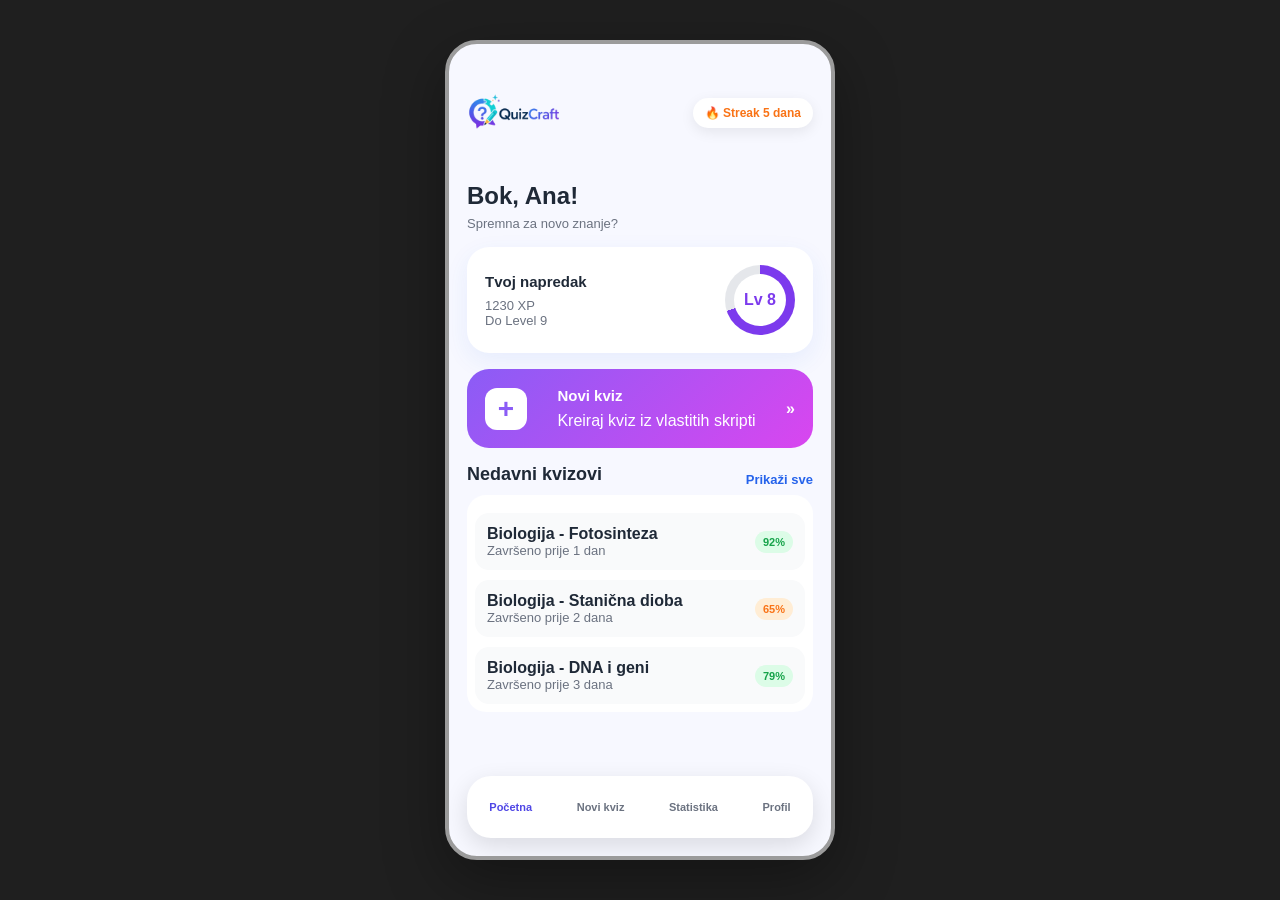
<file: home/index.html>
<!DOCTYPE html>
<html lang="hr">
<head>
    <meta charset="UTF-8">
    <meta name="viewport" content="width=device-width, initial-scale=1.0">
    <title>QuizCraft - Početna</title>
    <link rel="stylesheet" href="/css/style.css">
</head>
<body>
    <main class="phone">
        <header class="header">
            <div class="logo">
                <img src="/logo2.png" alt="Logo - QuizCraft">
            </div>
            <div class="streak">🔥 Streak 5 dana</div>
        </header>

        <h1>Bok, Ana!</h1>
        <p class="small">Spremna za novo znanje?</p>

        <section class="card progress-card">
            <div>
                <h3>Tvoj napredak</h3>
                <p class="small">1230 XP</p>
                <p class="small">Do Level 9</p>
            </div>

            <div class="level">
                <div class="level-inner">Lv 8</div>
            </div>
        </section>

        <a href="/new-quiz/" class="quiz-action">
            <div class="plus">+</div>
            <div>
                <h3>Novi kviz</h3>
                <p>Kreiraj kviz iz vlastitih skripti</p>
            </div>
            <strong>»</strong>
        </a>

        <section>
            <div class="row between">
                <h2>Nedavni kvizovi</h2>
                <a href="#" class="link">Prikaži sve</a>
            </div>

          <div class="list">
            <div class="list-item">
                <div>
                    <strong>Biologija - Fotosinteza</strong>
                    <p class="small">Završeno prije 1 dan</p>
                </div>
                <span class="badge green">92%</span>
            </div>

            <div class="list-item">
                <div>
                    <strong>Biologija - Stanična dioba</strong>
                    <p class="small">Završeno prije 2 dana</p>
                </div>
                <span class="badge orange">65%</span>
            </div>

            <div class="list-item">
                <div>
                    <strong>Biologija - DNA i geni</strong>
                    <p class="small">Završeno prije 3 dana</p>
                </div>
                <span class="badge green">79%</span>
            </div>
          </div>
        </section>

        <nav class="bottom-nav">
            <a href="/home/" class="nav-item active">Početna</a>
            <a href="../new-quiz/" class="nav-item">Novi kviz</a>
            <a href="../statistics/" class="nav-item">Statistika</a>
            <a href="/login/" class="nav-item">Profil</a>
        </nav>
    </main>
</body>
</html>
</file>
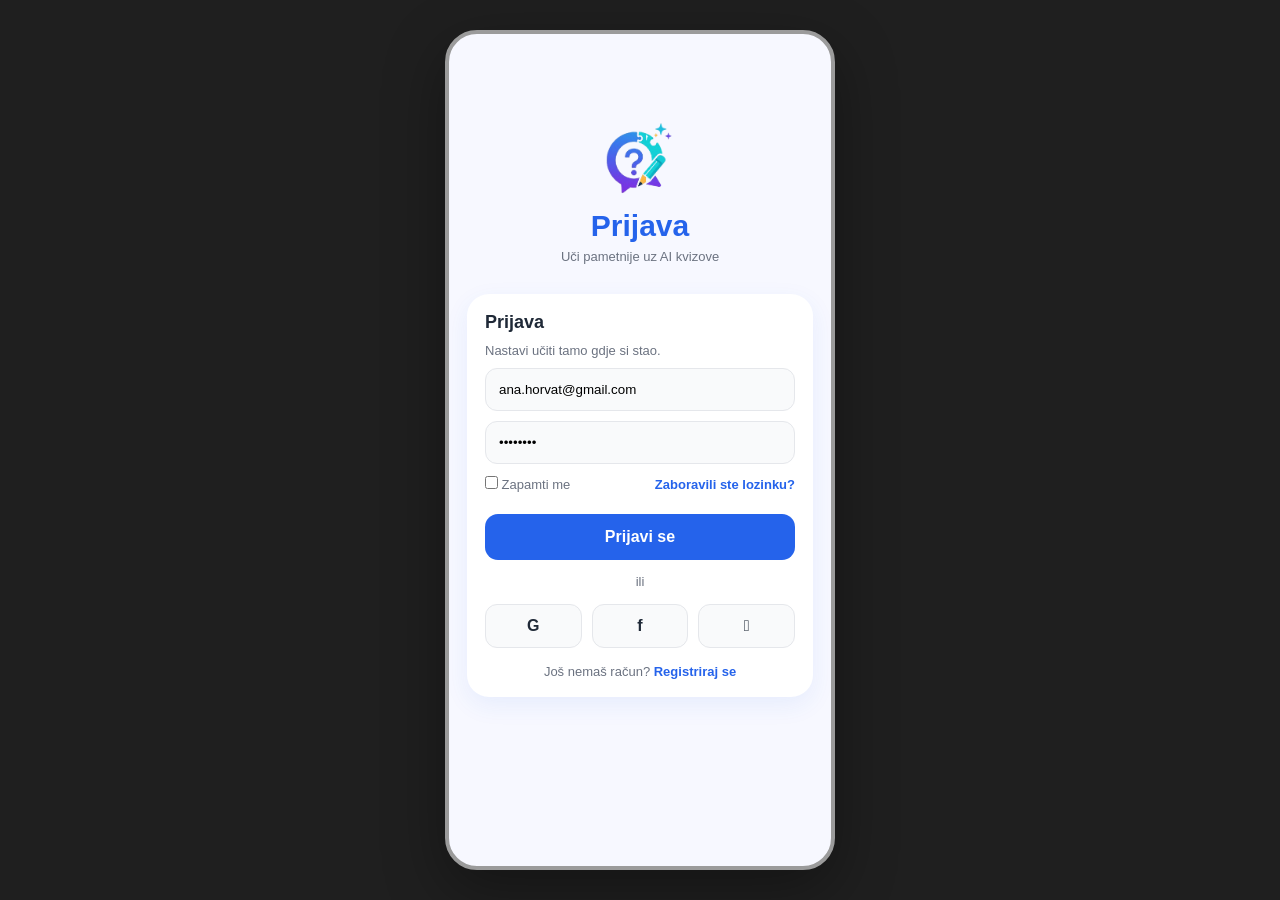
<file: login/index.html>
<!DOCTYPE html>
<html lang="hr">
<head>
    <meta charset="UTF-8">
    <meta name="viewport" content="width=device-width, initial-scale=1.0">
    <title>QuizCraft - Prijava</title>
    <link rel="stylesheet" href="/css/style.css">
</head>
<body>
    <main class="phone login-bg">
        <section class="center">
            <div class="login-card">
                <div class="login-logo">
                    <div class="logo-icon">
                        <img src="/logo1.png" alt="Logo - QuizCraft">
                    </div>
                    <h1>Prijava</h1>
                    <p>Uči pametnije uz AI kvizove</p>
                </div>

                <div class="card">
                    <h2>Prijava</h2>
                    <p class="small">Nastavi učiti tamo gdje si stao.</p>

                    <input class="input" type="email" value="ana.horvat@gmail.com" placeholder="Email">
                    <input class="input" type="password" value="password" placeholder="Lozinka">

                    <div class="row between" style="margin-top: 12px;">
                        <label class="small">
                            <input type="checkbox"> Zapamti me
                        </label>
                        <a href="#" class="link">Zaboravili ste lozinku?</a>
                    </div>

                    <a href="../home/" class="btn btn-primary">Prijavi se</a>

                    <p class="small" style="text-align:center; margin-top: 14px;">ili</p>

                    <div class="socials">
                        <div class="social">G</div>
                        <div class="social">f</div>
                        <div class="social"></div>
                    </div>

                    <p class="small" style="text-align:center; margin-top: 16px;">
                        Još nemaš račun? <a href="#" class="link">Registriraj se</a>
                    </p>
                </div>
            </div>
        </section>
    </main>
</body>
</html>
</file>
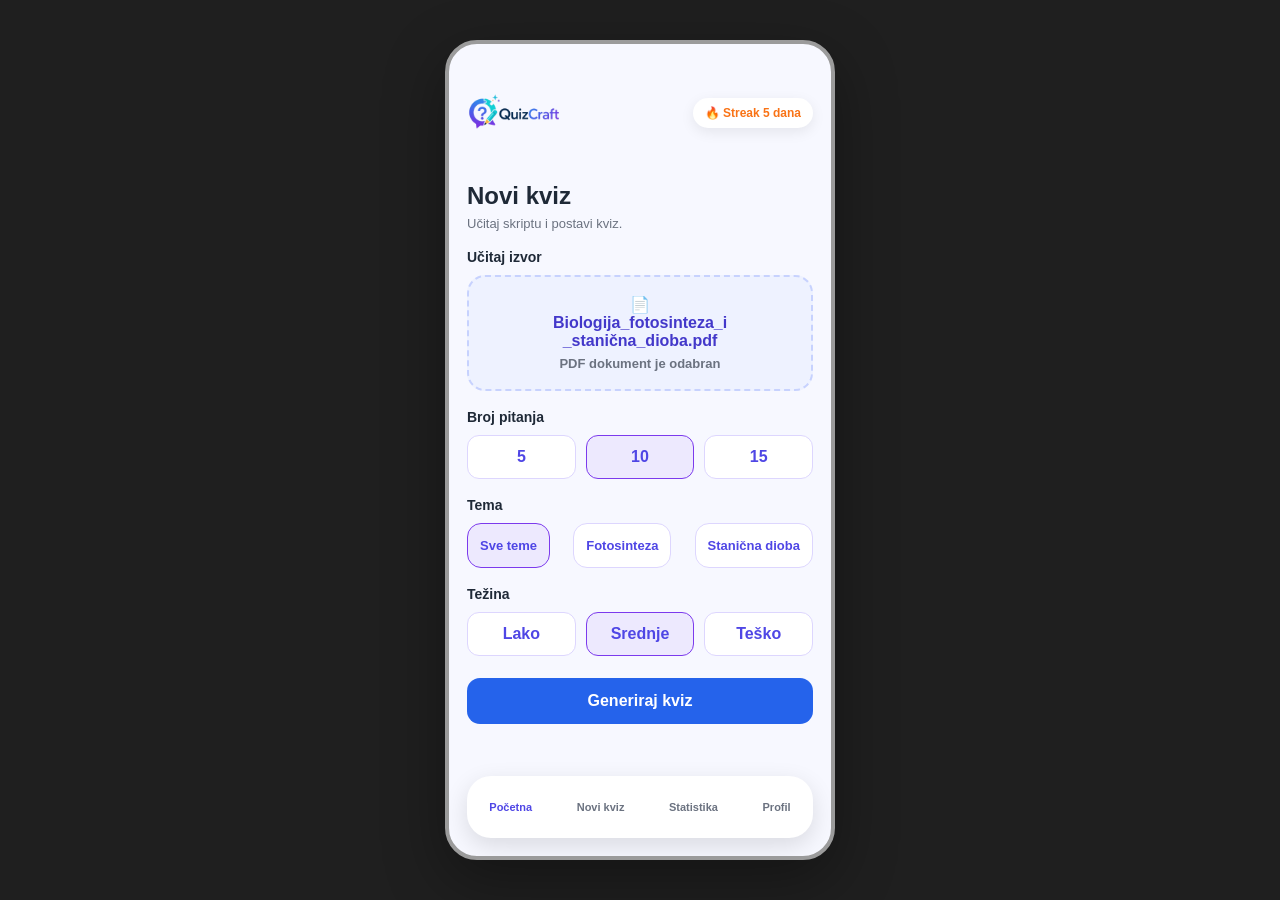
<file: new-quiz/index.html>
<!DOCTYPE html>
<html lang="hr">
<head>
    <meta charset="UTF-8">
    <meta name="viewport" content="width=device-width, initial-scale=1.0">
    <title>QuizCraft - Novi kviz</title>
    <link rel="stylesheet" href="/css/style.css">
</head>
<body>
    <main class="phone">
        <header class="header">
            <div class="logo">
                <img src="/logo2.png" alt="Logo - QuizCraft">
            </div>
            <div class="streak">🔥 Streak 5 dana</div>
        </header>

        <h1>Novi kviz</h1>
        <p class="small">Učitaj skriptu i postavi kviz.</p>

        <p class="section-title">Učitaj izvor</p>

        <section class="upload-box">
            📄<br>
            Biologija_fotosinteza_i
            _stanična_dioba.pdf
            <p class="small" style="margin-top: 6px;">PDF dokument je odabran</p>
        </section>

        <p class="section-title">Broj pitanja</p>

        <div class="option-grid">
            <div class="option">5</div>
            <div class="option active">10</div>
            <div class="option">15</div>
        </div>

        <p class="section-title">Tema</p>

        <div class="chips">
            <div class="chip active">Sve teme</div>
            <div class="chip">Fotosinteza</div>
            <div class="chip">Stanična dioba</div>
        </div>

        <p class="section-title">Težina</p>

        <div class="option-grid">
            <div class="option">Lako</div>
            <div class="option active">Srednje</div>
            <div class="option">Teško</div>
        </div>

        <a href="/quiz/" class="btn btn-primary">Generiraj kviz</a>

        <nav class="bottom-nav">
            <a href="/home/" class="nav-item active">Početna</a>
            <a href="../new-quiz/" class="nav-item">Novi kviz</a>
            <a href="../statistics/" class="nav-item">Statistika</a>
            <a href="/login/" class="nav-item">Profil</a>
        </nav>
    </main>
</body>
</html>
</file>
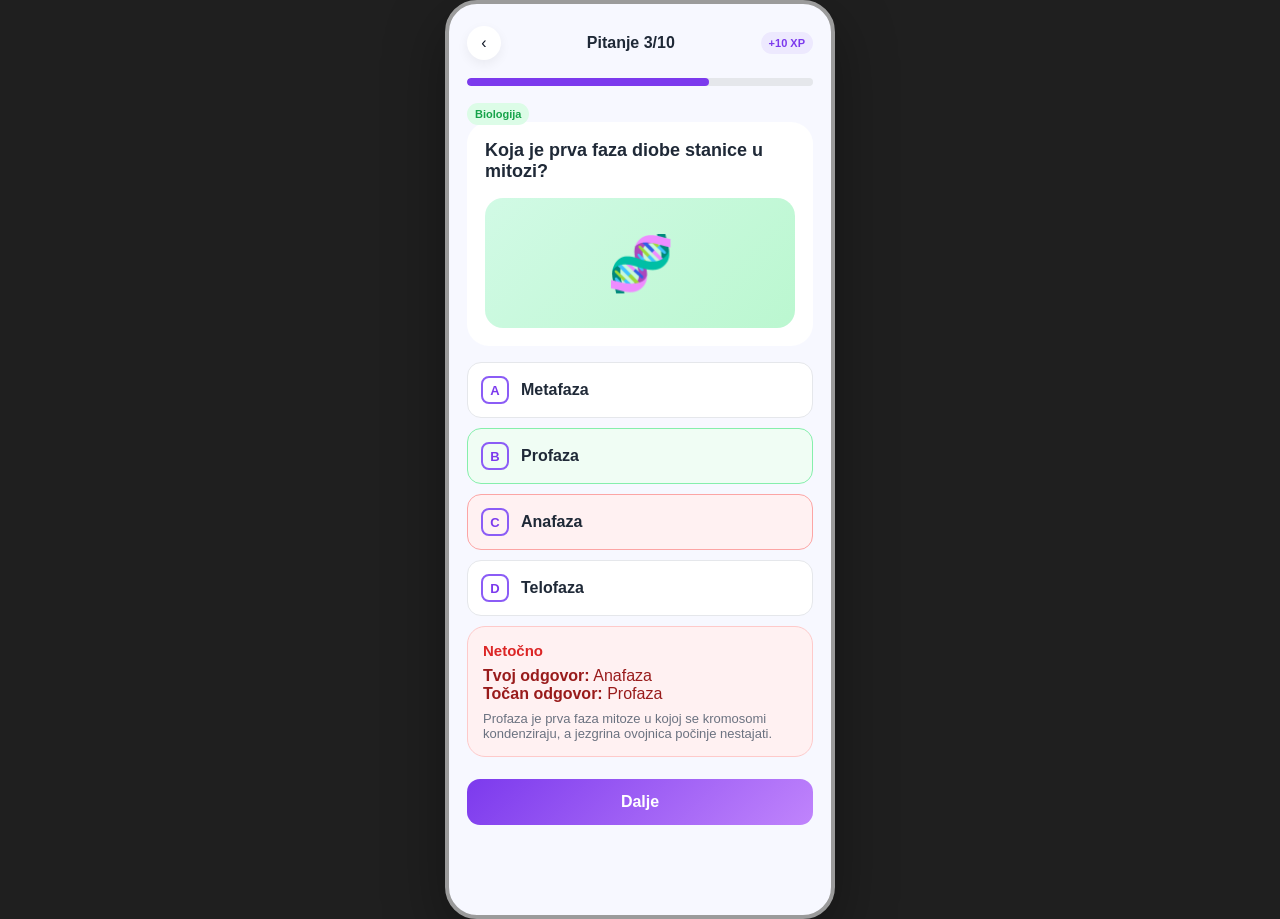
<file: quiz/index.html>
<!DOCTYPE html>
<html lang="hr">
<head>
    <meta charset="UTF-8">
    <meta name="viewport" content="width=device-width, initial-scale=1.0">
    <title>QuizCraft - Kviz pitanje</title>
    <link rel="stylesheet" href="/css/style.css">
</head>
<body>
    <main class="phone">
        <div class="quiz-top">
            <a href="../new-quiz/" class="back">‹</a>
            <strong>Pitanje 3/10</strong>
            <span class="badge purple">+10 XP</span>
        </div>

        <div class="progress-line">
            <div class="progress-fill"></div>
        </div>

        <span class="badge green">Biologija</span>

        <section class="question-card">
            <h2>Koja je prva faza diobe stanice u mitozi?</h2>
            <div class="question-image">🧬</div>
        </section>

        <section>
            <div class="answer">
                <div class="answer-letter">A</div>
                Metafaza
            </div>

            <div class="answer correct">
                <div class="answer-letter">B</div>
                Profaza
            </div>

            <div class="answer wrong">
                <div class="answer-letter">C</div>
                Anafaza
            </div>

            <div class="answer">
                <div class="answer-letter">D</div>
                Telofaza
            </div>
        </section>

        <section class="feedback">
            <h3>Netočno</h3>
            <p><strong>Tvoj odgovor:</strong> Anafaza</p>
            <p><strong>Točan odgovor:</strong> Profaza</p>
            <p class="small" style="margin-top: 8px;">
                Profaza je prva faza mitoze u kojoj se kromosomi kondenziraju,
                a jezgrina ovojnica počinje nestajati.
            </p>
        </section>

        <a href="../results/" class="btn btn-purple">Dalje</a>
    </main>
</body>
</html>
</file>
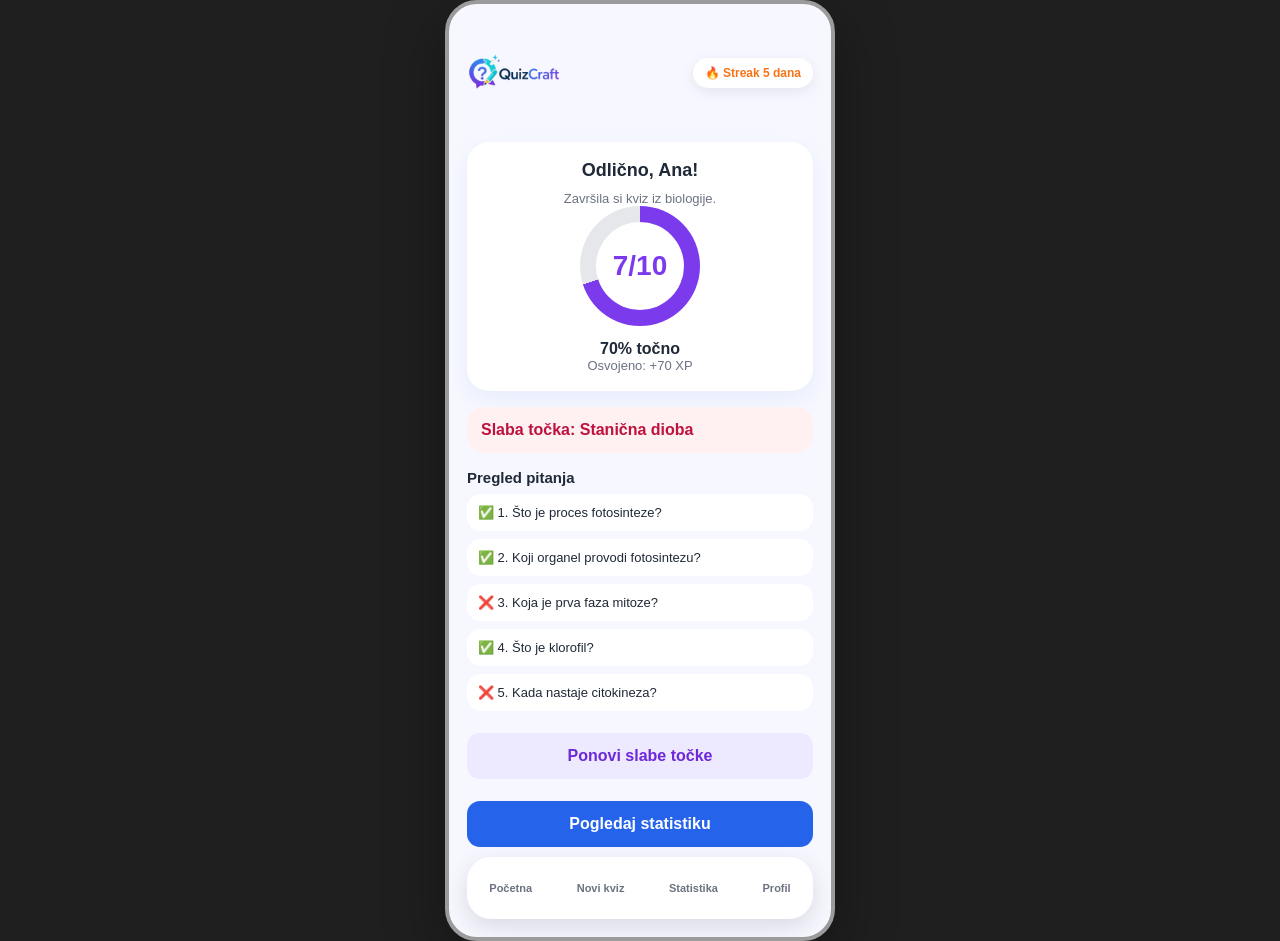
<file: results/index.html>
<!DOCTYPE html>
<html lang="hr">
<head>
    <meta charset="UTF-8">
    <meta name="viewport" content="width=device-width, initial-scale=1.0">
    <title>QuizCraft - Rezultati</title>
    <link rel="stylesheet" href="../css/style.css">
</head>
<body>
    <main class="phone">
        <header class="header">
            <div class="logo">
                <img src="../logo2.png" alt="Logo - QuizCraft">
            </div>
            <div class="streak">🔥 Streak 5 dana</div>
        </header>

        <section class="card result-score">
            <h2>Odlično, Ana!</h2>
            <p class="small">Završila si kviz iz biologije.</p>

            <div class="circle-score">
                <div class="circle-inner">
                    <strong>7/10</strong>
                </div>
            </div>

            <p><strong>70% točno</strong></p>
            <p class="small">Osvojeno: +70 XP</p>
        </section>

        <div class="warning">
            Slaba točka: Stanična dioba
        </div>

        <section>
            <h3>Pregled pitanja</h3>

            <div class="question-review">✅ 1. Što je proces fotosinteze?</div>
            <div class="question-review">✅ 2. Koji organel provodi fotosintezu?</div>
            <div class="question-review">❌ 3. Koja je prva faza mitoze?</div>
            <div class="question-review">✅ 4. Što je klorofil?</div>
            <div class="question-review">❌ 5. Kada nastaje citokineza?</div>
        </section>

        <a href="/new-quiz/" class="btn btn-soft">Ponovi slabe točke</a>
        <a href="/statistics/" class="btn btn-primary">Pogledaj statistiku</a>

        <nav class="bottom-nav">
            <a href="/home/" class="nav-item">Početna</a>
            <a href="/new-quiz/" class="nav-item">Novi kviz</a>
            <a href="/statistics/" class="nav-item">Statistika</a>
            <a href="/login/" class="nav-item">Profil</a>
        </nav>
    </main>
</body>
</html>
</file>
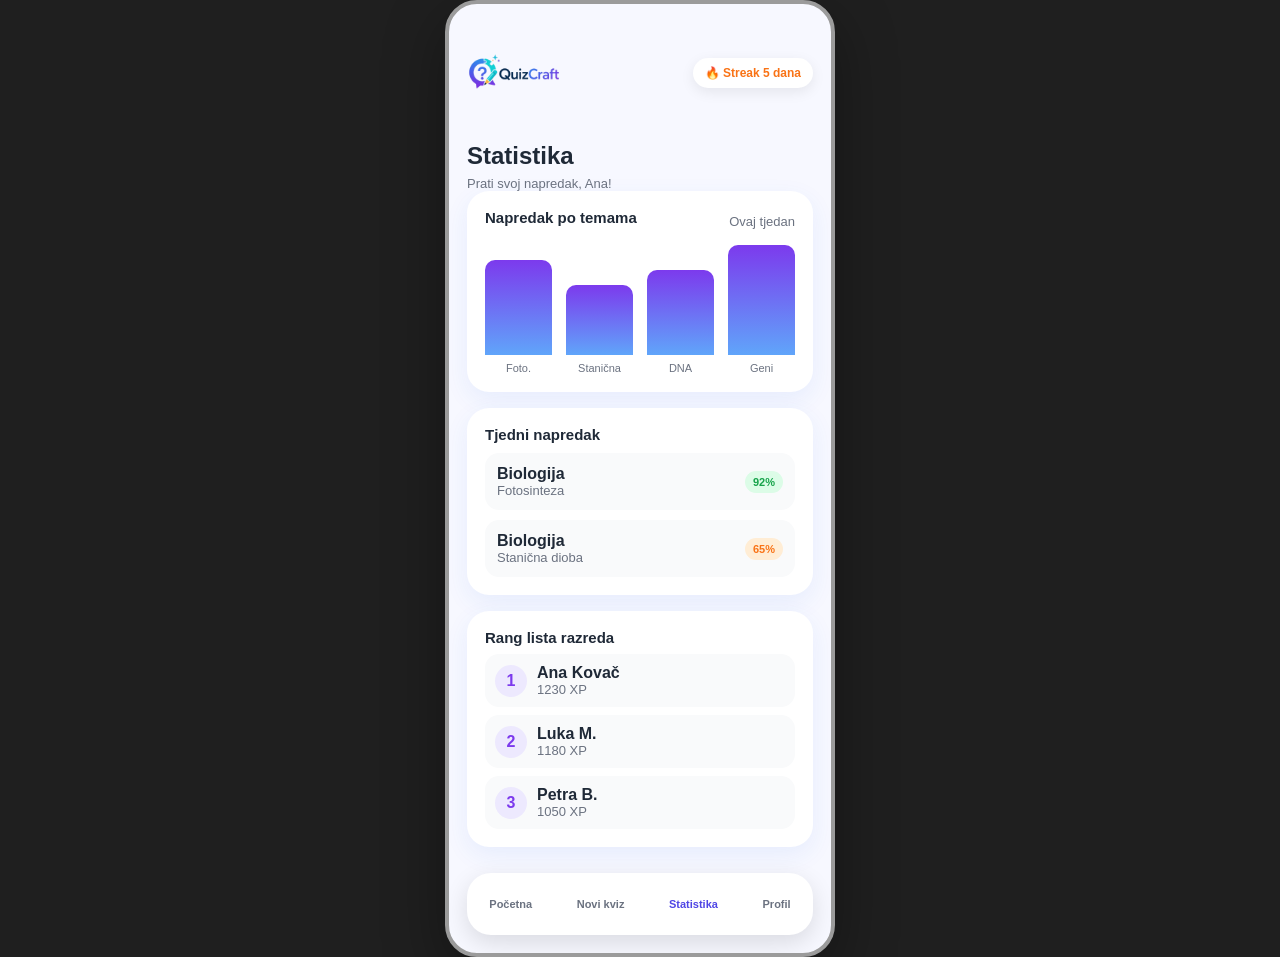
<file: statistics/index.html>
<!DOCTYPE html>
<html lang="hr">
<head>
    <meta charset="UTF-8">
    <meta name="viewport" content="width=device-width, initial-scale=1.0">
    <title>QuizCraft - Statistika</title>
    <link rel="stylesheet" href="../css/style.css">
</head>
<body>
    <main class="phone">
        <header class="header">
            <div class="logo">
                <img src="../logo2.png" alt="Logo - QuizCraft">
            </div>
            <div class="streak">🔥 Streak 5 dana</div>
        </header>

        <h1>Statistika</h1>
        <p class="small">Prati svoj napredak, Ana!</p>

        <section class="card">
            <div class="row between">
                <h3>Napredak po temama</h3>
                <span class="small">Ovaj tjedan</span>
            </div>

            <div class="stat-bars">
                <div class="bar-box">
                    <div class="bar" style="height: 95px;"></div>
                    Foto.
                </div>

                <div class="bar-box">
                    <div class="bar" style="height: 70px;"></div>
                    Stanična
                </div>

                <div class="bar-box">
                    <div class="bar" style="height: 85px;"></div>
                    DNA
                </div>

                <div class="bar-box">
                    <div class="bar" style="height: 110px;"></div>
                    Geni
                </div>
            </div>
        </section>

        <section class="card">
            <h3>Tjedni napredak</h3>

            <div class="list-item">
                <div>
                    <strong>Biologija</strong>
                    <p class="small">Fotosinteza</p>
                </div>
                <span class="badge green">92%</span>
            </div>

            <div class="list-item">
                <div>
                    <strong>Biologija</strong>
                    <p class="small">Stanična dioba</p>
                </div>
                <span class="badge orange">65%</span>
            </div>
        </section>

        <section class="card">
            <h3>Rang lista razreda</h3>

            <div class="leader">
                <div class="place">1</div>
                <div>
                    <strong>Ana Kovač</strong>
                    <p class="small">1230 XP</p>
                </div>
            </div>

            <div class="leader">
                <div class="place">2</div>
                <div>
                    <strong>Luka M.</strong>
                    <p class="small">1180 XP</p>
                </div>
            </div>

            <div class="leader">
                <div class="place">3</div>
                <div>
                    <strong>Petra B.</strong>
                    <p class="small">1050 XP</p>
                </div>
            </div>
        </section>

        <nav class="bottom-nav">
            <a href="/home/" class="nav-item">Početna</a>
            <a href="/new-quiz/" class="nav-item">Novi kviz</a>
            <a href="/statistics/" class="nav-item active">Statistika</a>
            <a href="/login/" class="nav-item">Profil</a>
        </nav>
    </main>
</body>
</html>
</file>
<file: css/style.css>
* {
    box-sizing: border-box;
    margin: 0;
    padding: 0;
}

body {
    min-height: 100vh;
    font-family: Arial, Helvetica, sans-serif;
    background: #1f1f1f;
    display: flex;
    justify-content: center;
    align-items: center;
    color: #1f2937;
}

.phone {
    width: 390px;
    min-height: 820px;
    background: #f7f8ff;
    border-radius: 32px;
    padding: 22px 18px 90px;
    position: relative;
    overflow: hidden;
    box-shadow: 0 20px 60px rgba(0, 0, 0, 0.35);
    border: 4px solid #9b9b9b;
}

.logo-icon {
    width: 34px;
    height: 34px;
    display: flex;
    justify-content: center;
}

.center {
    min-height: 720px;
    display: flex;
    align-items: center;
    justify-content: center;
}

.login-logo {
    text-align: center;
    margin-bottom: 30px;
}

.login-logo .logo-icon {
    width: 78px;
    height: 78px;
    font-size: 38px;
    margin: 0 auto 12px;
}

.login-logo h1 {
    color: #2563eb;
    font-size: 30px;
}

.login-logo p {
    color: #6b7280;
    font-size: 13px;
    margin-top: 6px;
}

.card {
    background: white;
    border-radius: 22px;
    padding: 18px;
    box-shadow: 0 8px 25px rgba(37, 99, 235, 0.08);
    margin-bottom: 16px;
}

.login-card {
    width: 100%;
}

h1 {
    font-size: 24px;
    margin-bottom: 6px;
}

h2 {
    font-size: 18px;
    margin-bottom: 10px;
}

h3 {
    font-size: 15px;
    margin-bottom: 8px;
}

.small {
    color: #6b7280;
    font-size: 13px;
}

.input {
    width: 100%;
    border: 1px solid #e5e7eb;
    background: #f9fafb;
    padding: 13px;
    border-radius: 12px;
    margin-top: 10px;
    outline: none;
}

.row {
    display: flex;
    gap: 10px;
    align-items: center;
}

.between {
    justify-content: space-between;
}

.link {
    color: #2563eb;
    text-decoration: none;
    font-size: 13px;
    font-weight: 700;
}

.btn {
    display: block;
    width: 100%;
    text-align: center;
    padding: 14px 16px;
    border-radius: 13px;
    text-decoration: none;
    border: none;
    font-weight: 700;
    margin-top: 22px;
    cursor: pointer;
}

.btn-primary {
    background: #2563eb;
    color: white;
}

.socials {
    display: flex;
    gap: 10px;
    margin-top: 15px;
}

.social {
    flex: 1;
    background: #f9fafb;
    padding: 12px;
    border-radius: 12px;
    text-align: center;
    font-weight: 800;
    border: 1px solid #e5e7eb;
}
.progress-card {
    display: flex;
    justify-content: space-between;
    align-items: center;
    margin-top: 1rem;
}


.btn-soft {
    background: #ede9fe;
    color: #6d28d9;
}

.btn-purple {
    background: linear-gradient(135deg, #7c3aed, #c084fc);
    color: white;
}


.streak {
    background: white;
    color: #f97316;
    font-size: 12px;
    padding: 8px 12px;
    border-radius: 20px;
    box-shadow: 0 4px 14px rgba(0, 0, 0, 0.08);
    font-weight: 700;
}

.logo{
    width: 94px;
    height: 94px;
    display: flex;
    justify-content: center;
}

.header {
    display: flex;
    justify-content: space-between;
    align-items: center;
    margin-bottom: 22px;
}


.level {
    width: 70px;
    height: 70px;
    border-radius: 50%;
    background: conic-gradient(#7c3aed 70%, #e5e7eb 0);
    display: flex;
    align-items: center;
    justify-content: center;
    color: #7c3aed;
    font-weight: 800;
    background-color: white;
}

.level-inner {
    width: 52px;
    height: 52px;
    border-radius: 50%;
    background: white;
    display: flex;
    align-items: center;
    justify-content: center;
}

.quiz-action {
    display: flex;
    align-items: center;
    justify-content: space-between;
    background: linear-gradient(135deg, #8b5cf6, #d946ef);
    color: white;
    border-radius: 22px;
    padding: 18px;
    margin-bottom: 16px;
    text-decoration: none;
}

.plus {
    width: 42px;
    height: 42px;
    background: white;
    color: #8b5cf6;
    border-radius: 12px;
    display: flex;
    align-items: center;
    justify-content: center;
    font-size: 28px;
    font-weight: 700;
}

.list{
    background-color: #fff;
    border-radius: 1.2rem;
    padding: 0.5rem;
}

.list-item {
    background: #f9fafb;
    border-radius: 14px;
    padding: 12px;
    margin-top: 10px;
    display: flex;
    justify-content: space-between;
    align-items: center;
}

.badge {
    font-size: 11px;
    padding: 5px 8px;
    border-radius: 12px;
    font-weight: 700;
}

.green {
    background: #dcfce7;
    color: #16a34a;
}

.orange {
    background: #ffedd5;
    color: #f97316;
}

.purple {
    background: #ede9fe;
    color: #7c3aed;
}

.section-title {
    margin: 18px 0 10px;
    font-size: 14px;
    font-weight: 800;
}

.bottom-nav {
    position: absolute;
    left: 18px;
    right: 18px;
    bottom: 18px;
    height: 62px;
    background: white;
    border-radius: 24px;
    display: flex;
    justify-content: space-around;
    align-items: center;
    box-shadow: 0 8px 25px rgba(0, 0, 0, 0.12);
}

.nav-item {
    text-decoration: none;
    color: #6b7280;
    font-size: 11px;
    text-align: center;
    font-weight: 700;
}

.nav-item span {
    display: block;
    font-size: 20px;
    margin-bottom: 2px;
}

.nav-item.active {
    color: #4f46e5;
}

.upload-box {
    border: 2px dashed #c7d2fe;
    background: #eef2ff;
    border-radius: 18px;
    padding: 18px;
    text-align: center;

    color: #4338ca;
    font-weight: 700;
}

.option-grid {
    display: grid;
    grid-template-columns: repeat(3, 1fr);
    gap: 10px;
    margin-top: 10px;
}

.option {
    background: white;
    border: 1px solid #ddd6fe;
    color: #4f46e5;
    border-radius: 12px;
    padding: 12px;
    text-align: center;
    font-weight: 700;
}

.option.active {
    background: #ede9fe;
    border-color: #7c3aed;
}

.chips {
    display: flex;
    justify-content: space-between;
}

.chip {
    padding: 14px 12px;
    border-radius: 14px;
    background: white;
    border: 1px solid #ddd6fe;
    color: #4f46e5;
    font-size: 13px;
    font-weight: 700;
}

.chip.active {
    background: #ede9fe;
    border-color: #7c3aed;
}

.quiz-top {
    display: flex;
    justify-content: space-between;
    align-items: center;
    margin-bottom: 18px;
}

.back {
    width: 34px;
    height: 34px;
    border-radius: 50%;
    background: white;
    display: flex;
    align-items: center;
    justify-content: center;
    text-decoration: none;
    color: #111827;
    box-shadow: 0 4px 12px rgba(0, 0, 0, 0.06);
}

.progress-line {
    height: 8px;
    background: #e5e7eb;
    border-radius: 10px;
    overflow: hidden;
    margin-bottom: 18px;
}

.progress-fill {
    height: 100%;
    width: 70%;
    background: #7c3aed;
    border-radius: 10px;
}

.question-card {
    background: white;
    border-radius: 22px;
    padding: 18px;
    margin-bottom: 16px;
}

.question-image {
    height: 130px;
    border-radius: 18px;
    background: linear-gradient(135deg, #d1fae5, #bbf7d0);
    display: flex;
    align-items: center;
    justify-content: center;
    font-size: 54px;
    margin-top: 16px;
}

.answer {
    display: flex;
    align-items: center;
    gap: 12px;
    background: white;
    border: 1px solid #e5e7eb;
    padding: 13px;
    border-radius: 14px;
    margin-bottom: 10px;
    font-weight: 700;
}

.answer-letter {
    width: 28px;
    height: 28px;
    border-radius: 8px;
    border: 2px solid #8b5cf6;
    color: #7c3aed;
    display: flex;
    align-items: center;
    justify-content: center;
    font-size: 13px;
}

.answer.wrong {
    border-color: #fca5a5;
    background: #fff1f2;
}

.answer.correct {
    border-color: #86efac;
    background: #f0fdf4;
}

.feedback {
    background: #fff1f2;
    border: 1px solid #fecaca;
    border-radius: 18px;
    padding: 15px;
    color: #991b1b;
    margin-bottom: 14px;
}

.feedback h3 {
    color: #dc2626;
}

.result-score {
    text-align: center;
}

.circle-score {
    width: 120px;
    height: 120px;
    border-radius: 50%;
    background: conic-gradient(#7c3aed 70%, #e5e7eb 0);
    margin: 0 auto 14px;
    display: flex;
    align-items: center;
    justify-content: center;
}

.circle-inner {
    width: 88px;
    height: 88px;
    background: white;
    border-radius: 50%;
    display: flex;
    align-items: center;
    justify-content: center;
}

.circle-inner strong {
        font-size: 28px;
        color: #7c3aed;
}

.warning {
    background: #fff1f2;
    color: #be123c;
    border-radius: 16px;
    padding: 14px;
    margin-bottom: 16px;
    font-weight: 700;
}

.question-review {
    background: white;
    border-radius: 14px;
    padding: 11px;
    margin-bottom: 8px;
    font-size: 13px;
}

.stat-bars {
    display: flex;
    align-items: end;
    gap: 14px;
    height: 140px;
    padding-top: 10px;
}

.bar-box {
    flex: 1;
    text-align: center;
    font-size: 11px;
    color: #6b7280;
}

.bar {
    width: 100%;
    background: linear-gradient(180deg, #7c3aed, #60a5fa);
    border-radius: 10px 10px 0 0;
    margin-bottom: 7px;
}

.leader {
    display: flex;
    align-items: center;
    gap: 10px;
    background: #f9fafb;
    border-radius: 14px;
    padding: 10px;
    margin-top: 8px;
}

.place {
    width: 32px;
    height: 32px;
    border-radius: 50%;
    background: #ede9fe;
    color: #7c3aed;
    display: flex;
    align-items: center;
    justify-content: center;
    font-weight: 800;
}


@media (max-width: 430px) {
    body {
        background: #f7f8ff;
    }

    .phone {
        width: 100%;
        min-height: 100vh;
        border-radius: 0;
        box-shadow: none;
    }
}
</file>
